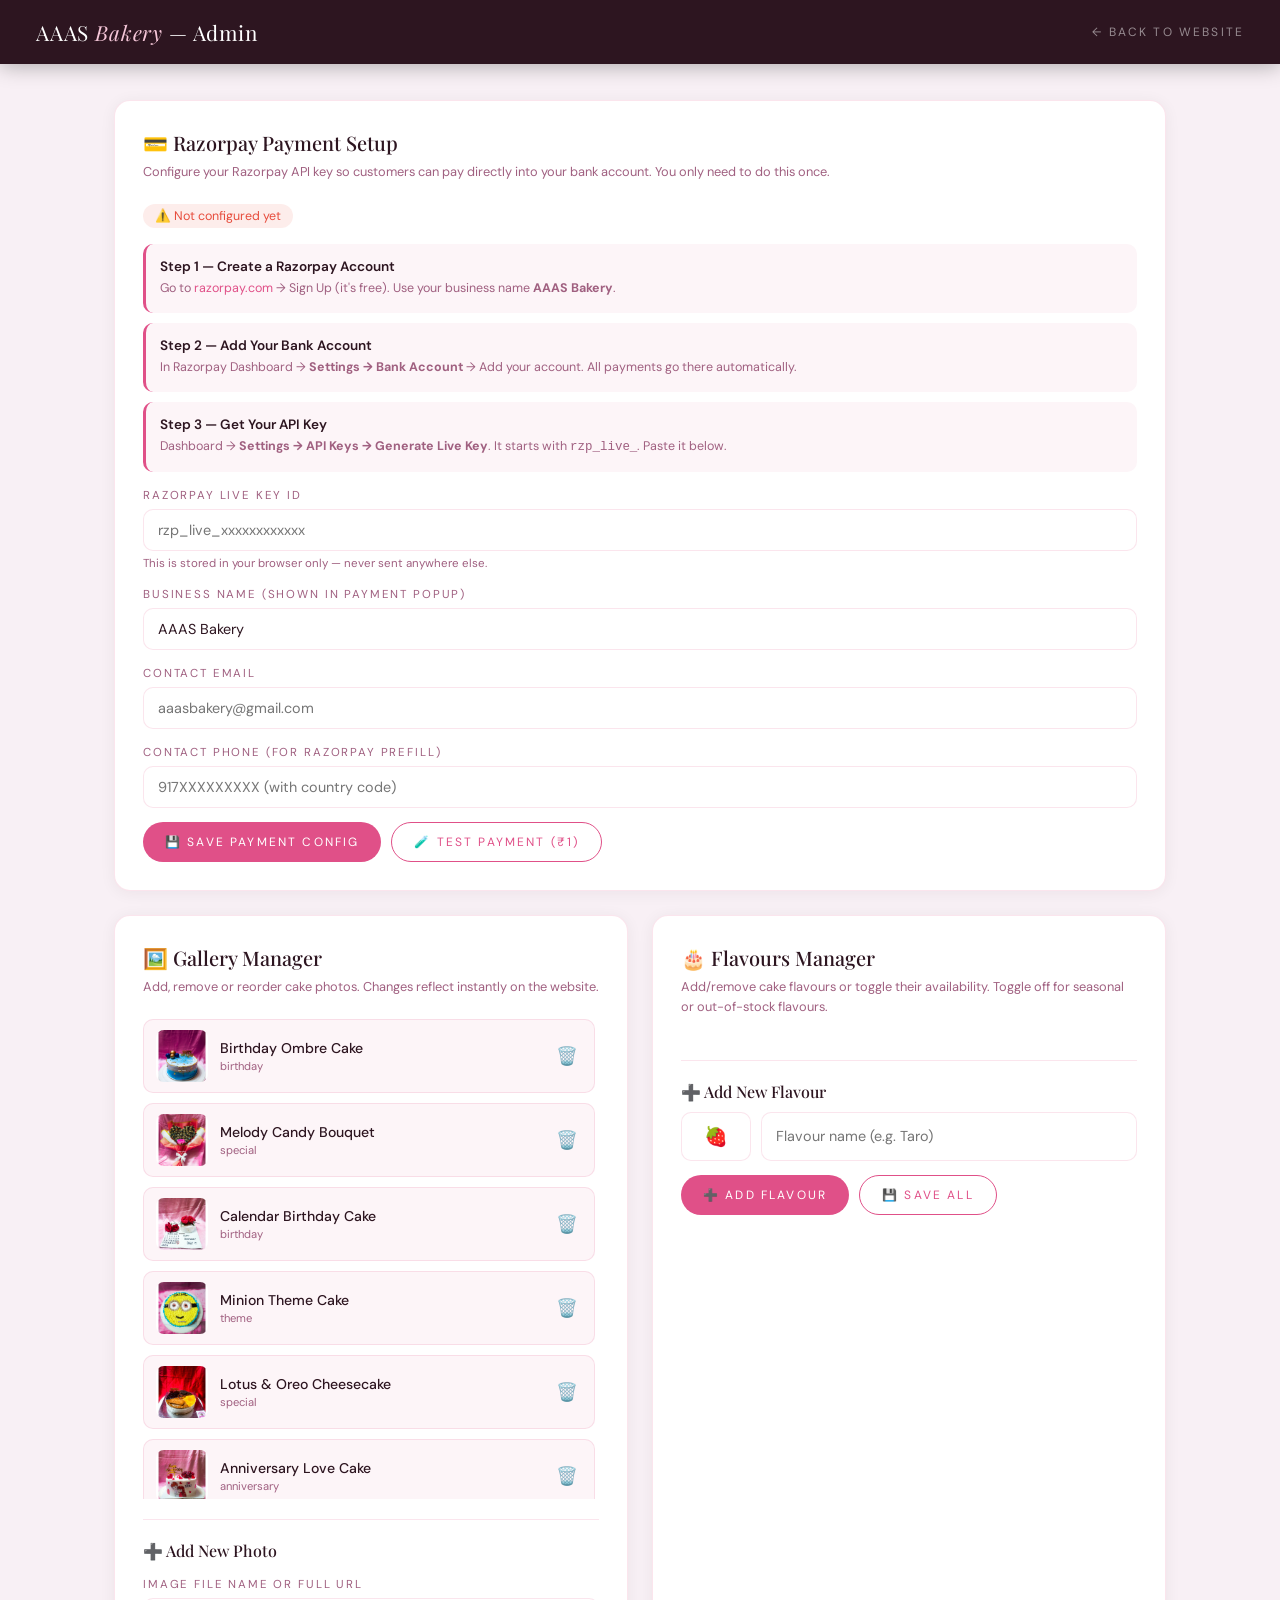
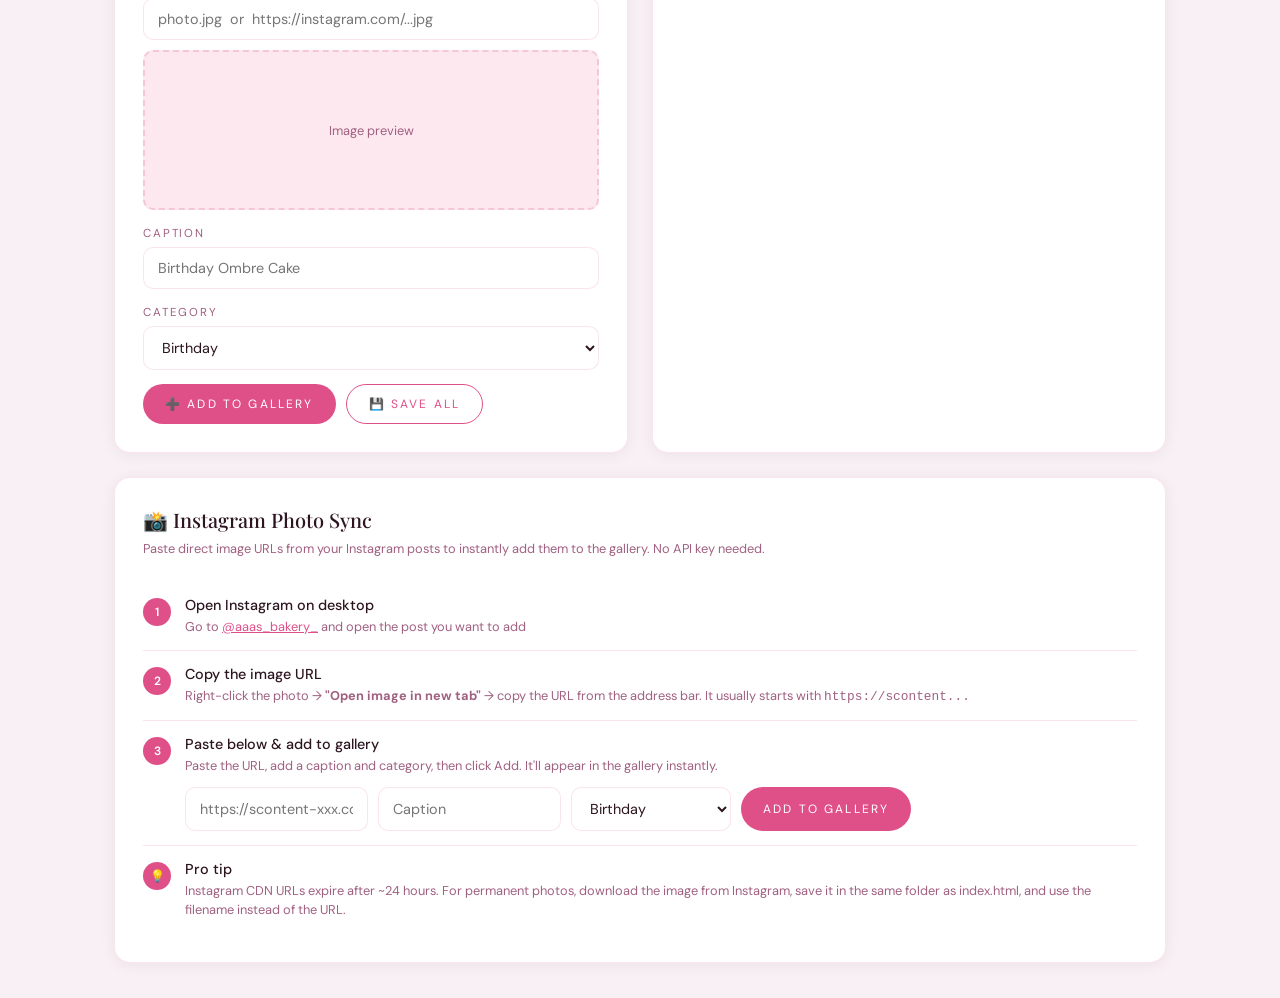
<file: admin.html>
<!DOCTYPE html>
<html lang="en">
<head>
<meta charset="UTF-8"/>
<meta name="viewport" content="width=device-width,initial-scale=1"/>
<title>AAAS Bakery — Admin Panel</title>
<link rel="preconnect" href="https://fonts.googleapis.com"/>
<link href="https://fonts.googleapis.com/css2?family=DM+Sans:wght@300;400;500;600&family=Playfair+Display:ital,wght@0,400;0,500;1,400&display=swap" rel="stylesheet"/>
<style>
*,*::before,*::after{box-sizing:border-box;margin:0;padding:0}
:root{
  --hot:#e05088;--deep:#b02060;--dark:#2d1520;--text:#4a2535;
  --muted:#a06080;--cream:#fffaf8;--rose:#fde8ef;--pink:#f5c6d8;
  --green:#2ecc71;--red:#e74c3c;--blue:#3498db;
  --card:#fff;--border:rgba(224,80,136,.15);
}
body{font-family:'DM Sans',sans-serif;background:#f8f0f5;color:var(--dark);min-height:100vh}
.adm-header{background:var(--dark);padding:18px 36px;display:flex;align-items:center;justify-content:space-between;position:sticky;top:0;z-index:100;box-shadow:0 2px 20px rgba(0,0,0,.3)}
.adm-logo{font-family:'Playfair Display',serif;color:#fff;font-size:1.3rem;letter-spacing:.04em}
.adm-logo em{color:var(--pink);font-style:italic}
.adm-back{color:rgba(255,255,255,.5);text-decoration:none;font-size:.75rem;letter-spacing:.18em;text-transform:uppercase;transition:color .2s}
.adm-back:hover{color:var(--pink)}
.adm-body{max-width:1100px;margin:0 auto;padding:36px 24px}
.adm-grid{display:grid;grid-template-columns:1fr 1fr;gap:24px}
@media(max-width:760px){.adm-grid{grid-template-columns:1fr}}
.adm-card{background:var(--card);border-radius:16px;padding:28px;border:1px solid var(--border);box-shadow:0 2px 16px rgba(45,21,32,.06)}
.adm-card.full{grid-column:1/-1}
.adm-card-title{font-family:'Playfair Display',serif;font-size:1.25rem;font-weight:500;color:var(--dark);margin-bottom:6px;display:flex;align-items:center;gap:10px}
.adm-card-sub{font-size:.8rem;color:var(--muted);margin-bottom:22px;line-height:1.6}
.adm-label{font-size:.72rem;letter-spacing:.16em;text-transform:uppercase;color:var(--muted);display:block;margin-bottom:6px;margin-top:16px}
.adm-input{width:100%;padding:11px 14px;border:1.5px solid var(--border);border-radius:10px;font-family:inherit;font-size:.9rem;color:var(--dark);background:#fff;outline:none;transition:border-color .2s}
.adm-input:focus{border-color:var(--hot)}
.adm-select{width:100%;padding:11px 14px;border:1.5px solid var(--border);border-radius:10px;font-family:inherit;font-size:.9rem;background:#fff;color:var(--dark);outline:none}
.adm-btn{display:inline-flex;align-items:center;gap:8px;padding:11px 22px;border:none;border-radius:30px;font-family:inherit;font-size:.75rem;letter-spacing:.18em;text-transform:uppercase;cursor:pointer;transition:background .2s,transform .15s}
.adm-btn:active{transform:scale(.97)}
.adm-btn-hot{background:var(--hot);color:#fff}
.adm-btn-hot:hover{background:var(--deep)}
.adm-btn-green{background:var(--green);color:#fff}
.adm-btn-green:hover{background:#27ae60}
.adm-btn-red{background:var(--red);color:#fff}
.adm-btn-red:hover{background:#c0392b}
.adm-btn-ghost{background:transparent;color:var(--hot);border:1.5px solid var(--hot)}
.adm-btn-ghost:hover{background:var(--rose)}
.adm-row{display:flex;gap:10px;margin-top:14px;flex-wrap:wrap}
/* ── Gallery list ── */
.gi-list{display:flex;flex-direction:column;gap:10px;max-height:480px;overflow-y:auto;padding-right:4px}
.gi-list::-webkit-scrollbar{width:3px}
.gi-list::-webkit-scrollbar-thumb{background:var(--pink);border-radius:3px}
.gi-item{display:flex;align-items:center;gap:12px;padding:10px 12px;border-radius:10px;background:#fdf5f8;border:1px solid var(--border)}
.gi-thumb{width:52px;height:52px;border-radius:8px;object-fit:cover;background:var(--rose);flex-shrink:0;background-size:cover;background-position:center}
.gi-meta{flex:1;min-width:0}
.gi-name{font-size:.88rem;font-weight:500;white-space:nowrap;overflow:hidden;text-overflow:ellipsis}
.gi-cat{font-size:.7rem;color:var(--muted);margin-top:2px}
.gi-actions{display:flex;gap:6px}
.gi-del{background:none;border:none;color:var(--red);font-size:1.1rem;cursor:pointer;padding:4px;border-radius:6px;transition:background .2s}
.gi-del:hover{background:rgba(231,76,60,.1)}
/* ── Flavours ── */
.fl-list{display:flex;flex-direction:column;gap:8px;max-height:380px;overflow-y:auto;padding-right:4px}
.fl-list::-webkit-scrollbar{width:3px}
.fl-list::-webkit-scrollbar-thumb{background:var(--pink);border-radius:3px}
.fl-item{display:flex;align-items:center;gap:10px;padding:10px 14px;border-radius:10px;background:#fdf5f8;border:1px solid var(--border)}
.fl-emoji{font-size:1.2rem;width:28px;text-align:center}
.fl-name{flex:1;font-size:.9rem}
.fl-toggle{position:relative;width:40px;height:22px;flex-shrink:0}
.fl-toggle input{opacity:0;width:0;height:0}
.fl-slider{position:absolute;inset:0;background:#ccc;border-radius:22px;cursor:pointer;transition:.3s}
.fl-slider::before{content:'';position:absolute;width:16px;height:16px;left:3px;top:3px;background:#fff;border-radius:50%;transition:.3s}
.fl-toggle input:checked + .fl-slider{background:var(--hot)}
.fl-toggle input:checked + .fl-slider::before{transform:translateX(18px)}
.fl-del{background:none;border:none;color:var(--red);font-size:1rem;cursor:pointer;padding:4px;border-radius:6px;transition:background .2s}
.fl-del:hover{background:rgba(231,76,60,.1)}
/* ── Instagram panel ── */
.ig-step{display:flex;gap:14px;align-items:flex-start;padding:14px 0;border-bottom:1px solid var(--border)}
.ig-step:last-child{border-bottom:none}
.ig-step-num{width:28px;height:28px;border-radius:50%;background:var(--hot);color:#fff;display:flex;align-items:center;justify-content:center;font-size:.75rem;font-weight:600;flex-shrink:0;margin-top:2px}
.ig-step-t{font-size:.9rem;font-weight:500;color:var(--dark);margin-bottom:3px}
.ig-step-s{font-size:.8rem;color:var(--muted);line-height:1.5}
.ig-url-row{display:flex;gap:10px;margin-top:10px}
.ig-url-row .adm-input{flex:1}
/* ── Razorpay ── */
.rp-status{display:inline-flex;align-items:center;gap:6px;font-size:.78rem;padding:4px 12px;border-radius:20px;margin-bottom:16px}
.rp-status.unconfigured{background:rgba(231,76,60,.1);color:var(--red)}
.rp-status.configured{background:rgba(46,204,113,.1);color:#27ae60}
.rp-step{background:#fdf5f8;border-radius:10px;padding:14px;margin-bottom:10px;border-left:3px solid var(--hot)}
.rp-step-title{font-size:.85rem;font-weight:600;color:var(--dark);margin-bottom:4px}
.rp-step-desc{font-size:.78rem;color:var(--muted);line-height:1.6}
.rp-step-desc a{color:var(--hot);text-decoration:none}
.rp-step-desc a:hover{text-decoration:underline}
/* ── Toast ── */
.toast{position:fixed;bottom:28px;left:50%;transform:translateX(-50%) translateY(80px);background:var(--dark);color:#fff;padding:12px 24px;border-radius:30px;font-size:.8rem;letter-spacing:.08em;z-index:9999;opacity:0;transition:opacity .3s,transform .3s;white-space:nowrap}
.toast.show{opacity:1;transform:translateX(-50%) translateY(0)}
/* ── Add gallery image preview ── */
.add-preview{width:100%;height:160px;border-radius:10px;background:var(--rose);border:2px dashed var(--pink);display:flex;align-items:center;justify-content:center;margin-top:10px;font-size:.8rem;color:var(--muted);background-size:cover;background-position:center;transition:border-color .2s}
.add-preview.has-img{border-style:solid;border-color:var(--hot)}
.adm-divider{height:1px;background:var(--border);margin:20px 0}
.adm-hint{font-size:.72rem;color:var(--muted);margin-top:4px;line-height:1.5}
.key-masked{font-family:monospace;font-size:.85rem;color:var(--muted);background:#f0e8ee;padding:4px 10px;border-radius:6px;display:inline-block;margin-top:4px}
</style>
</head>
<body>

<div id="toast" class="toast"></div>

<header class="adm-header">
  <div class="adm-logo">AAAS <em>Bakery</em> — Admin</div>
  <a href="index.html" class="adm-back">← Back to Website</a>
</header>

<div class="adm-body">
  <div class="adm-grid">

    <!-- ── RAZORPAY CONFIG ── -->
    <div class="adm-card full">
      <div class="adm-card-title">💳 Razorpay Payment Setup</div>
      <div class="adm-card-sub">Configure your Razorpay API key so customers can pay directly into your bank account. You only need to do this once.</div>

      <div id="rpStatus" class="rp-status unconfigured">⚠️ Not configured yet</div>

      <div class="rp-step">
        <div class="rp-step-title">Step 1 — Create a Razorpay Account</div>
        <div class="rp-step-desc">Go to <a href="https://razorpay.com" target="_blank">razorpay.com</a> → Sign Up (it's free). Use your business name <strong>AAAS Bakery</strong>.</div>
      </div>
      <div class="rp-step">
        <div class="rp-step-title">Step 2 — Add Your Bank Account</div>
        <div class="rp-step-desc">In Razorpay Dashboard → <strong>Settings → Bank Account</strong> → Add your account. All payments go there automatically.</div>
      </div>
      <div class="rp-step">
        <div class="rp-step-title">Step 3 — Get Your API Key</div>
        <div class="rp-step-desc">Dashboard → <strong>Settings → API Keys → Generate Live Key</strong>. It starts with <code>rzp_live_</code>. Paste it below.</div>
      </div>

      <label class="adm-label">Razorpay Live Key ID</label>
      <input class="adm-input" id="rzpKey" type="password" placeholder="rzp_live_xxxxxxxxxxxx" autocomplete="off"/>
      <div class="adm-hint">This is stored in your browser only — never sent anywhere else.</div>

      <label class="adm-label" style="margin-top:14px">Business Name (shown in payment popup)</label>
      <input class="adm-input" id="rzpBizName" type="text" placeholder="AAAS Bakery" value="AAAS Bakery"/>

      <label class="adm-label">Contact Email</label>
      <input class="adm-input" id="rzpEmail" type="email" placeholder="aaasbakery@gmail.com"/>

      <label class="adm-label">Contact Phone (for Razorpay prefill)</label>
      <input class="adm-input" id="rzpPhone" type="tel" placeholder="917XXXXXXXXX (with country code)"/>

      <div class="adm-row">
        <button class="adm-btn adm-btn-hot" onclick="saveRazorpay()">💾 Save Payment Config</button>
        <button class="adm-btn adm-btn-ghost" onclick="testRazorpay()">🧪 Test Payment (₹1)</button>
      </div>
    </div>

    <!-- ── GALLERY MANAGER ── -->
    <div class="adm-card">
      <div class="adm-card-title">🖼️ Gallery Manager</div>
      <div class="adm-card-sub">Add, remove or reorder cake photos. Changes reflect instantly on the website.</div>

      <div class="gi-list" id="galleryList"></div>

      <div class="adm-divider"></div>

      <div class="adm-card-title" style="font-size:1rem;margin-bottom:4px">➕ Add New Photo</div>

      <label class="adm-label">Image File Name or Full URL</label>
      <input class="adm-input" id="newGiImg" type="text" placeholder="photo.jpg  or  https://instagram.com/...jpg" oninput="previewNewGi()"/>
      <div class="add-preview" id="newGiPreview">Image preview</div>

      <label class="adm-label">Caption</label>
      <input class="adm-input" id="newGiLabel" type="text" placeholder="Birthday Ombre Cake"/>

      <label class="adm-label">Category</label>
      <select class="adm-select" id="newGiCat">
        <option value="birthday">Birthday</option>
        <option value="anniversary">Anniversary</option>
        <option value="theme">Theme</option>
        <option value="special">Special</option>
      </select>

      <div class="adm-row">
        <button class="adm-btn adm-btn-hot" onclick="addGalleryItem()">➕ Add to Gallery</button>
        <button class="adm-btn adm-btn-ghost" onclick="saveGallery()">💾 Save All</button>
      </div>
    </div>

    <!-- ── FLAVOURS MANAGER ── -->
    <div class="adm-card">
      <div class="adm-card-title">🎂 Flavours Manager</div>
      <div class="adm-card-sub">Add/remove cake flavours or toggle their availability. Toggle off for seasonal or out-of-stock flavours.</div>

      <div class="fl-list" id="flavourList"></div>

      <div class="adm-divider"></div>

      <div class="adm-card-title" style="font-size:1rem;margin-bottom:4px">➕ Add New Flavour</div>
      <div style="display:flex;gap:10px;margin-top:10px">
        <input class="adm-input" id="newFlEmoji" type="text" placeholder="🍓" style="width:70px;text-align:center;font-size:1.2rem"/>
        <input class="adm-input" id="newFlName" type="text" placeholder="Flavour name (e.g. Taro)" style="flex:1"/>
      </div>
      <div class="adm-row">
        <button class="adm-btn adm-btn-hot" onclick="addFlavour()">➕ Add Flavour</button>
        <button class="adm-btn adm-btn-ghost" onclick="saveFlavoursAdmin()">💾 Save All</button>
      </div>
    </div>

    <!-- ── INSTAGRAM SYNC ── -->
    <div class="adm-card full">
      <div class="adm-card-title">📸 Instagram Photo Sync</div>
      <div class="adm-card-sub">Paste direct image URLs from your Instagram posts to instantly add them to the gallery. No API key needed.</div>

      <div class="ig-step">
        <div class="ig-step-num">1</div>
        <div>
          <div class="ig-step-t">Open Instagram on desktop</div>
          <div class="ig-step-s">Go to <a href="https://instagram.com/aaas_bakery_" target="_blank" style="color:var(--hot)">@aaas_bakery_</a> and open the post you want to add</div>
        </div>
      </div>
      <div class="ig-step">
        <div class="ig-step-num">2</div>
        <div>
          <div class="ig-step-t">Copy the image URL</div>
          <div class="ig-step-s">Right-click the photo → <strong>"Open image in new tab"</strong> → copy the URL from the address bar. It usually starts with <code>https://scontent...</code></div>
        </div>
      </div>
      <div class="ig-step">
        <div class="ig-step-num">3</div>
        <div>
          <div class="ig-step-t">Paste below & add to gallery</div>
          <div class="ig-step-s">Paste the URL, add a caption and category, then click Add. It'll appear in the gallery instantly.</div>
          <div class="ig-url-row" style="margin-top:12px">
            <input class="adm-input" id="igUrl" type="url" placeholder="https://scontent-xxx.cdninstagram.com/...jpg"/>
            <input class="adm-input" id="igLabel" type="text" placeholder="Caption" style="max-width:200px"/>
            <select class="adm-select" id="igCat" style="max-width:160px">
              <option value="birthday">Birthday</option>
              <option value="anniversary">Anniversary</option>
              <option value="theme">Theme</option>
              <option value="special">Special</option>
            </select>
            <button class="adm-btn adm-btn-hot" onclick="addFromInstagram()">Add to Gallery</button>
          </div>
        </div>
      </div>
      <div class="ig-step">
        <div class="ig-step-num">💡</div>
        <div>
          <div class="ig-step-t">Pro tip</div>
          <div class="ig-step-s">Instagram CDN URLs expire after ~24 hours. For permanent photos, download the image from Instagram, save it in the same folder as index.html, and use the filename instead of the URL.</div>
        </div>
      </div>
    </div>

  </div>
</div>

<script src="gallery-data.js"></script>
<script src="flavours.js"></script>
<script src="payment.js"></script>
<script>

/* ── Toast ── */
function toast(msg, color = '#2d1520') {
  const t = document.getElementById('toast');
  t.textContent = msg;
  t.style.background = color;
  t.classList.add('show');
  setTimeout(() => t.classList.remove('show'), 2800);
}

/* ══════════════════════════════
   RAZORPAY ADMIN
══════════════════════════════ */
function loadRazorpayConfig() {
  const cfg = JSON.parse(localStorage.getItem('aaas_rzp_cfg') || '{}');
  if (cfg.key) {
    document.getElementById('rzpKey').value = cfg.key;
    document.getElementById('rzpBizName').value = cfg.business_name || 'AAAS Bakery';
    document.getElementById('rzpEmail').value = cfg.contact_email || '';
    document.getElementById('rzpPhone').value = cfg.contact_phone || '';

    const status = document.getElementById('rpStatus');
    status.className = 'rp-status configured';
    status.textContent = '✅ Configured — ' + cfg.key.substring(0, 16) + '...';
  }
}

function saveRazorpay() {
  const key   = document.getElementById('rzpKey').value.trim();
  const biz   = document.getElementById('rzpBizName').value.trim();
  const email = document.getElementById('rzpEmail').value.trim();
  const phone = document.getElementById('rzpPhone').value.trim();

  if (!key || !key.startsWith('rzp_')) {
    toast('⚠️ Key must start with rzp_live_ or rzp_test_', '#e74c3c');
    return;
  }

  const cfg = { key, business_name: biz, contact_email: email, contact_phone: phone, theme_color: '#e05088', logo: 'logo.png', description: 'Cake Order Advance Payment' };
  localStorage.setItem('aaas_rzp_cfg', JSON.stringify(cfg));

  /* Inject into payment.js at runtime */
  Object.assign(RAZORPAY_CONFIG, cfg);

  const status = document.getElementById('rpStatus');
  status.className = 'rp-status configured';
  status.textContent = '✅ Configured — ' + key.substring(0, 16) + '...';

  toast('✅ Payment config saved!', '#27ae60');
}

function testRazorpay() {
  const cfg = JSON.parse(localStorage.getItem('aaas_rzp_cfg') || '{}');
  if (!cfg.key) { toast('⚠️ Save your Razorpay key first', '#e74c3c'); return; }

  Object.assign(RAZORPAY_CONFIG, cfg);
  const rzp = new Razorpay({
    key: cfg.key,
    amount: 100,
    currency: 'INR',
    name: cfg.business_name || 'AAAS Bakery',
    description: 'Test Payment',
    theme: { color: '#e05088' },
    handler: () => toast('✅ Test payment successful!', '#27ae60')
  });
  rzp.open();
}

/* ══════════════════════════════
   GALLERY ADMIN
══════════════════════════════ */
let adminGallery = [];

function loadGalleryAdmin() {
  const saved = localStorage.getItem('aaas_gallery');
  adminGallery = saved ? JSON.parse(saved) : [...GALLERY_ITEMS];
  renderGalleryAdmin();
}

function renderGalleryAdmin() {
  const list = document.getElementById('galleryList');
  if (!list) return;
  list.innerHTML = '';
  adminGallery.forEach((item, idx) => {
    const div = document.createElement('div');
    div.className = 'gi-item';
    div.innerHTML = `
      <div class="gi-thumb" style="background-image:url('${item.img}')"></div>
      <div class="gi-meta">
        <div class="gi-name">${item.label}</div>
        <div class="gi-cat">${item.category}</div>
      </div>
      <div class="gi-actions">
        <button class="gi-del" title="Delete" onclick="deleteGalleryItem(${idx})">🗑️</button>
      </div>
    `;
    list.appendChild(div);
  });
}

function previewNewGi() {
  const url = document.getElementById('newGiImg').value.trim();
  const prev = document.getElementById('newGiPreview');
  if (url) {
    prev.style.backgroundImage = `url('${url}')`;
    prev.textContent = '';
    prev.classList.add('has-img');
  } else {
    prev.style.backgroundImage = '';
    prev.textContent = 'Image preview';
    prev.classList.remove('has-img');
  }
}

function addGalleryItem() {
  const img   = document.getElementById('newGiImg').value.trim();
  const label = document.getElementById('newGiLabel').value.trim();
  const cat   = document.getElementById('newGiCat').value;
  if (!img) { toast('⚠️ Paste an image URL or filename', '#e74c3c'); return; }
  if (!label) { toast('⚠️ Add a caption', '#e74c3c'); return; }
  const idx = adminGallery.length;
  const span = `g${(idx % 8) + 1}`;
  adminGallery.push({ img, label, category: cat, span });
  saveGallery();
  document.getElementById('newGiImg').value = '';
  document.getElementById('newGiLabel').value = '';
  document.getElementById('newGiPreview').style.backgroundImage = '';
  document.getElementById('newGiPreview').textContent = 'Image preview';
  document.getElementById('newGiPreview').classList.remove('has-img');
  toast('✅ Photo added to gallery!', '#27ae60');
}

function deleteGalleryItem(idx) {
  if (!confirm('Delete this photo from the gallery?')) return;
  adminGallery.splice(idx, 1);
  saveGallery();
  toast('🗑️ Photo removed', '#e05088');
}

function saveGallery() {
  localStorage.setItem('aaas_gallery', JSON.stringify(adminGallery));
  renderGalleryAdmin();
}

function addFromInstagram() {
  const url   = document.getElementById('igUrl').value.trim();
  const label = document.getElementById('igLabel').value.trim();
  const cat   = document.getElementById('igCat').value;
  if (!url) { toast('⚠️ Paste the Instagram image URL', '#e74c3c'); return; }
  if (!label) { toast('⚠️ Add a caption', '#e74c3c'); return; }
  const idx = adminGallery.length;
  adminGallery.push({ img: url, label, category: cat, span: `g${(idx % 8) + 1}` });
  saveGallery();
  document.getElementById('igUrl').value = '';
  document.getElementById('igLabel').value = '';
  toast('📸 Instagram photo added!', '#27ae60');
}

/* ══════════════════════════════
   FLAVOURS ADMIN
══════════════════════════════ */
let adminFlavours = [];

function loadFlavoursAdmin() {
  const saved = localStorage.getItem('aaas_flavours');
  adminFlavours = saved ? JSON.parse(saved) : [...FLAVOURS];
  renderFlavoursAdmin();
}

function renderFlavoursAdmin() {
  const list = document.getElementById('flavourList');
  if (!list) return;
  list.innerHTML = '';
  adminFlavours.forEach((f, idx) => {
    const div = document.createElement('div');
    div.className = 'fl-item';
    div.innerHTML = `
      <div class="fl-emoji">${f.emoji || '🎂'}</div>
      <div class="fl-name">${f.name}</div>
      <label class="fl-toggle">
        <input type="checkbox" ${f.available ? 'checked' : ''} onchange="toggleFlavour(${idx}, this.checked)"/>
        <span class="fl-slider"></span>
      </label>
      <button class="fl-del" title="Delete" onclick="deleteFlavour(${idx})">🗑️</button>
    `;
    list.appendChild(div);
  });
}

function toggleFlavour(idx, val) {
  adminFlavours[idx].available = val;
  saveFlavoursAdmin();
}

function deleteFlavour(idx) {
  if (!confirm('Remove this flavour?')) return;
  adminFlavours.splice(idx, 1);
  saveFlavoursAdmin();
  toast('🗑️ Flavour removed', '#e05088');
}

function addFlavour() {
  const emoji = document.getElementById('newFlEmoji').value.trim();
  const name  = document.getElementById('newFlName').value.trim();
  if (!name) { toast('⚠️ Enter a flavour name', '#e74c3c'); return; }
  adminFlavours.push({ name, emoji: emoji || '🎂', available: true });
  saveFlavoursAdmin();
  document.getElementById('newFlEmoji').value = '';
  document.getElementById('newFlName').value = '';
  toast('✅ Flavour added!', '#27ae60');
}

function saveFlavoursAdmin() {
  localStorage.setItem('aaas_flavours', JSON.stringify(adminFlavours));
  renderFlavoursAdmin();
  toast('✅ Flavours saved!', '#27ae60');
}

/* ══════════════════════════════
   INIT
══════════════════════════════ */
document.addEventListener('DOMContentLoaded', () => {
  loadRazorpayConfig();
  loadGalleryAdmin();
  loadFlavoursAdmin();
});

/* Pull saved gallery into main site GALLERY_ITEMS at runtime */
(function patchGalleryItems() {
  const saved = localStorage.getItem('aaas_gallery');
  if (saved) {
    try {
      const parsed = JSON.parse(saved);
      GALLERY_ITEMS.length = 0;
      parsed.forEach(i => GALLERY_ITEMS.push(i));
    } catch(e) {}
  }
})();

/* Pull saved Razorpay config */
(function patchRzpConfig() {
  const cfg = localStorage.getItem('aaas_rzp_cfg');
  if (cfg) {
    try { Object.assign(RAZORPAY_CONFIG, JSON.parse(cfg)); } catch(e) {}
  }
})();

</script>
<script src="https://checkout.razorpay.com/v1/checkout.js"></script>
</body>
</html>
</file>
